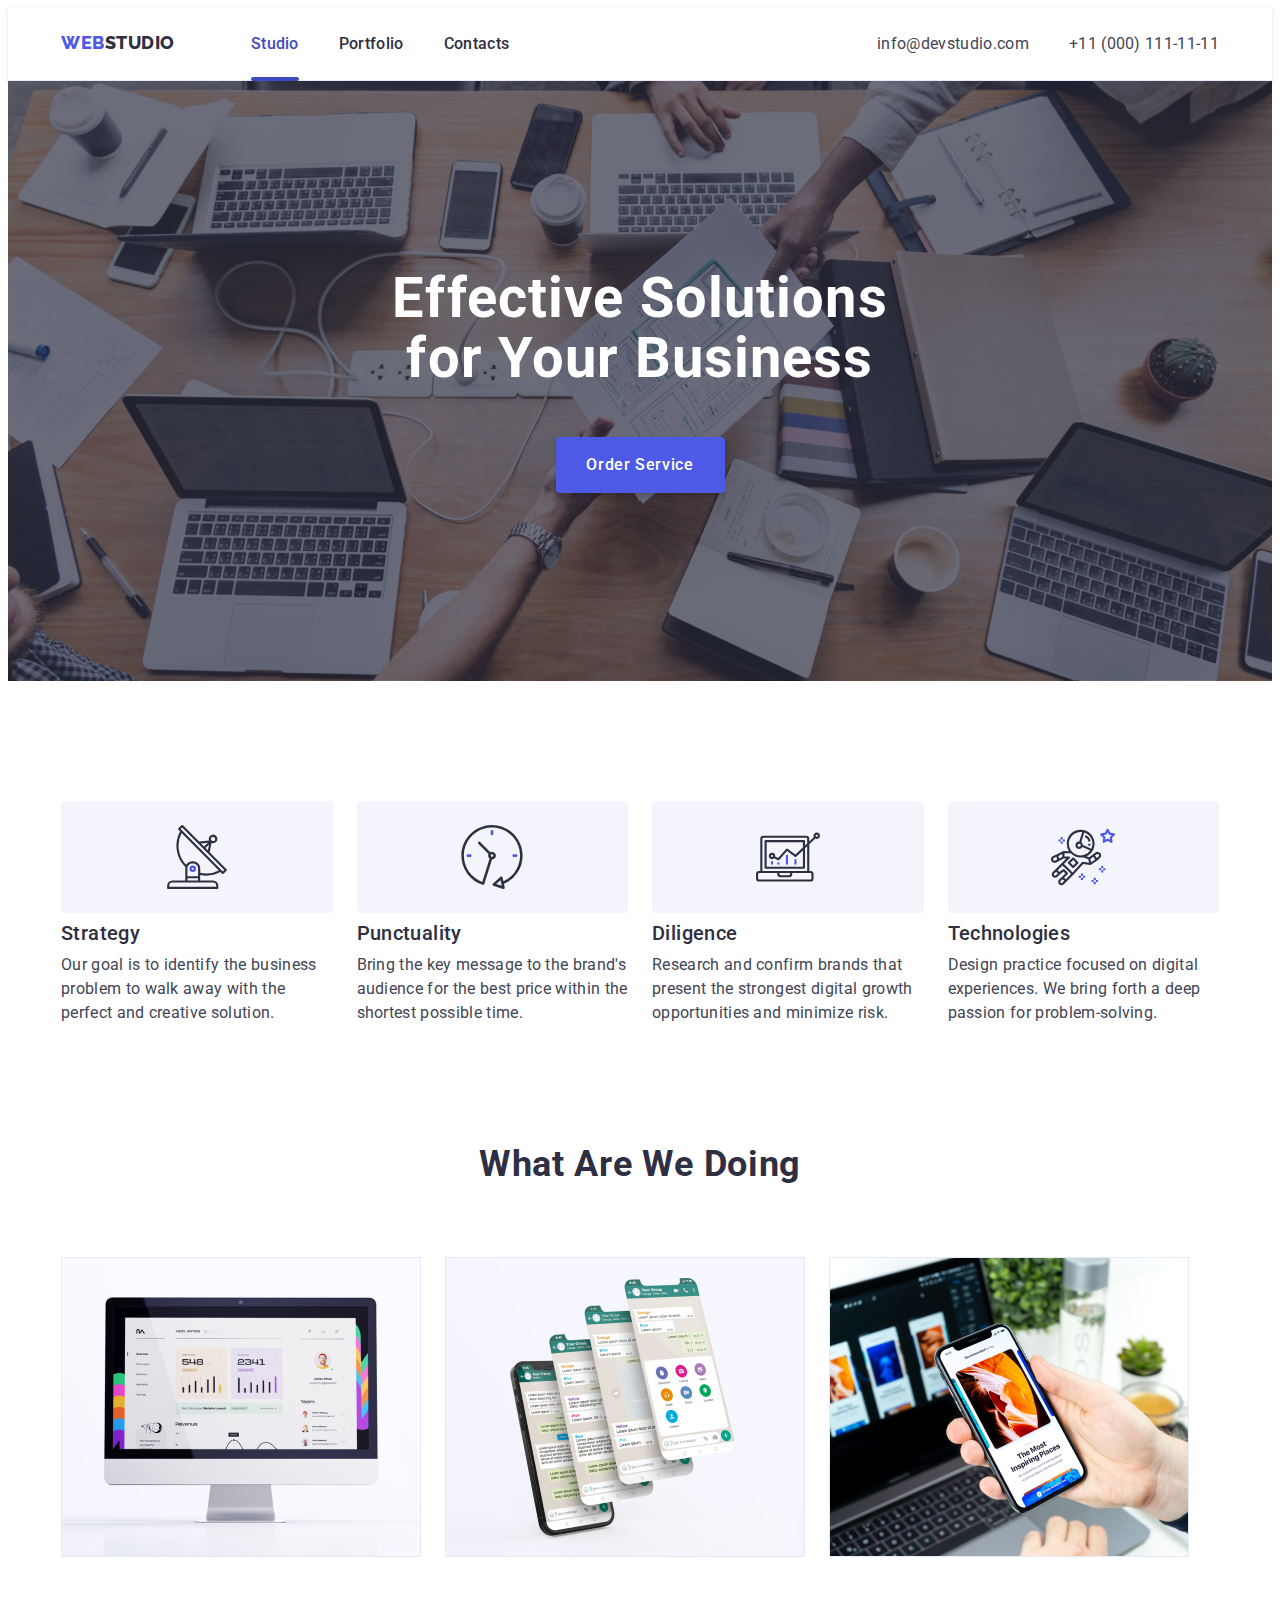
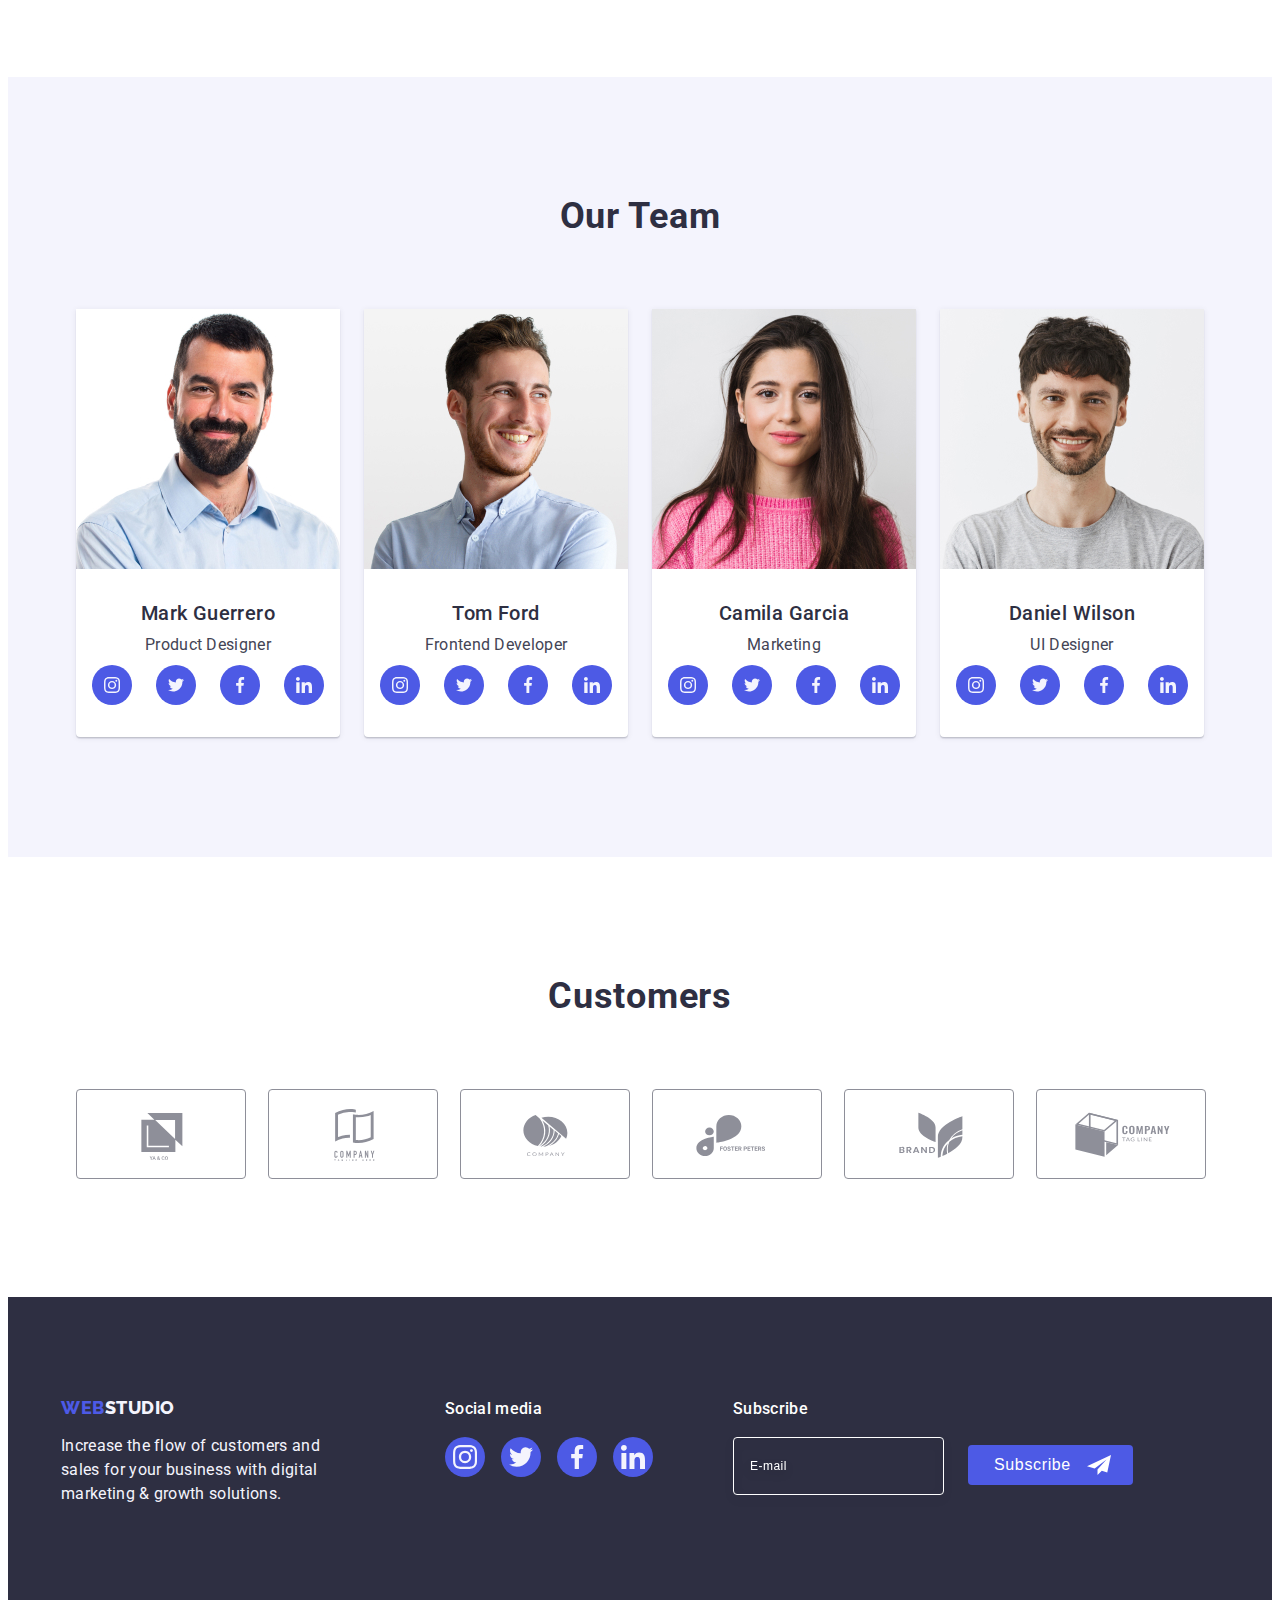
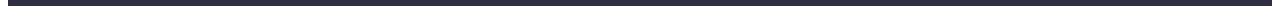
<file: index.html>
<!DOCTYPE html>
<html lang="en">
  <head>
    <meta charset="UTF-8" />
    <meta http-equiv="X-UA-Compatible" content="IE=edge" />
    <meta name="viewport" content="width=device-width, initial-scale=1.0" />
    <title>Document</title>
    <link rel="preconnect" href="https://fonts.googleapis.com" />
    <link rel="preconnect" href="https://fonts.gstatic.com" crossorigin />
    <link
      href="https://fonts.googleapis.com/css2?family=Raleway:wght@800&family=Roboto:wght@400;500;700;900&display=swap"
      rel="stylesheet"
    />
    <link
      rel="stylesheet"
      href="https://cdnjs.cloudflare.com/ajax/libs/modern-normalize/1.1.0/modern-normalize.min.css"
      integrity="sha512-wpPYUAdjBVSE4KJnH1VR1HeZfpl1ub8YT/NKx4PuQ5NmX2tKuGu6U/JRp5y+Y8XG2tV+wKQpNHVUX03MfMFn9Q=="
      crossorigin="anonymous"
      referrerpolicy="no-referrer"
    />
    <link rel="stylesheet" href="./css/styles.css" />
    <link href="./css/media.css" rel="stylesheet" />
  </head>
  <body>
    <header class="header">
      <div class="container header-container">
        <nav class="header-navigation">
          <a href="./index.html" class="header-logo link"
            >Web<span class="header-studio">Studio</span></a
          >

          <ul class="header-list list">
            <li class="header-item">
              <a href="./index.html" class="header-link current link">Studio</a>
            </li>
            <li class="header-item">
              <a href="./portfolio.html" class="header-link link">Portfolio</a>
            </li>
            <li class="header-item">
              <a href="" class="header-link link">Contacts</a>
            </li>
          </ul>
        </nav>

        <address class="header-address">
          <ul class="header-address-list list">
            <li>
              <a
                href="mailto:info@devstudio.com"
                class="header-address-item link"
                >info@devstudio.com</a
              >
            </li>
            <li>
              <a href="tel:+110001111111" class="header-address-item link"
                >+11 (000) 111-11-11</a
              >
            </li>
          </ul>
        </address>

        <button class="menu-open-btn" data-menu-open type="button">
          <svg class="mob-icon" width="32" height="22">
            <use href="./images/icons.svg#icon-menu-btn"></use>
          </svg>
        </button>

        <!-- Mobile menu -->

        <div class="mob-menu is-hidden" data-menu>
          <div>
            <button type="button" class="btn-menu-close" data-menu-close>
              <svg class="close-icon-mob" width="8" height="8">
                <use href="./images/icons.svg#icon-Vector1"></use>
              </svg>
            </button>

            <nav class="mob-menu-nav">
              <ul class="mob-list list">
                <li class="mob-item">
                  <a href="./index.html" class="mob-link current link"
                    >Studio</a
                  >
                </li>
                <li class="mob-item">
                  <a href="./portfolio.html" class="mob-link link">Portfolio</a>
                </li>
                <li class="mob-item">
                  <a href="" class="mob-link link">Contacts</a>
                </li>
              </ul>
            </nav>
          </div>

          <div class="mob-soc-menu">
            <address class="mob-address">
              <ul class="mob-address-list list">
                <li>
                  <a href="tel:+110001111111" class="mob-tel link"
                    >+11 (000) 111-11-11</a
                  >
                </li>
                <li>
                  <a href="mailto:info@devstudio.com" class="mob-mail link"
                    >info@devstudio.com</a
                  >
                </li>
              </ul>
            </address>

            <ul class="mob-soc-list list">
              <li class="mob-soc-item">
                <a class="mob-soc-link link" href=""
                  ><svg class="mob-icon-soc" width="24" height="24">
                    <use href="./images/icons.svg#icon-inst1"></use>
                  </svg>
                </a>
              </li>

              <li class="mob-soc-item">
                <a class="mob-soc-link link" href=""
                  ><svg class="mob-icon-soc" width="24" height="24">
                    <use href="./images/icons.svg#icon-twit1"></use></svg
                ></a>
              </li>
              <li class="mob-soc-item">
                <a class="mob-soc-link link" href=""
                  ><svg class="mob-icon-soc" width="24" height="24">
                    <use href="./images/icons.svg#icon-fb1"></use></svg
                ></a>
              </li>
              <li class="mob-soc-item">
                <a class="mob-soc-link link" href=""
                  ><svg class="mob-icon-soc" width="24" height="24">
                    <use href="./images/icons.svg#icon-link1"></use></svg
                ></a>
              </li>
            </ul>
          </div>
        </div>
      </div>
    </header>
    <main>
      <section class="more">
        <div class="container">
          <h1 class="more-title">Effective Solutions for Your Business</h1>
          <button class="more-btn btn" type="button" data-modal-open>
            Order Service
          </button>
        </div>
      </section>

      <section class="benefits section">
        <div class="container">
          <h2 class="visually-hidden">Our advantages</h2>
          <ul class="benefits-list list">
            <li class="benefits-item">
              <div class="benefits-bg">
                <svg class="benefits-item-svg" width="64" height="64">
                  <use href="./images/icons.svg#icon-antenna"></use>
                </svg>
              </div>
              <h3 class="benefits-title">Strategy</h3>
              <p class="benefits-text">
                Our goal is to identify the business problem to walk away with
                the perfect and creative solution.
              </p>
            </li>
            <li class="benefits-item">
              <div class="benefits-bg">
                <svg class="benefits-item-svg" width="64" height="64">
                  <use href="./images/icons.svg#icon-clock"></use>
                </svg>
              </div>
              <h3 class="benefits-title">Punctuality</h3>
              <p class="benefits-text">
                Bring the key message to the brand's audience for the best price
                within the shortest possible time.
              </p>
            </li>
            <li class="benefits-item">
              <div class="benefits-bg">
                <svg class="benefits-item-svg" width="64" height="64">
                  <use href="./images/icons.svg#icon-diagram"></use>
                </svg>
              </div>
              <h3 class="benefits-title">Diligence</h3>
              <p class="benefits-text">
                Research and confirm brands that present the strongest digital
                growth opportunities and minimize risk.
              </p>
            </li>
            <li class="benefits-item">
              <div class="benefits-bg">
                <svg class="benefits-item-svg" width="64" height="64">
                  <use href="./images/icons.svg#icon-astronaut"></use>
                </svg>
              </div>
              <h3 class="benefits-title">Technologies</h3>
              <p class="benefits-text">
                Design practice focused on digital experiences. We bring forth a
                deep passion for problem-solving.
              </p>
            </li>
          </ul>
        </div>
      </section>

      <section class="content">
        <div class="container">
          <h2 class="content-title">What are we doing</h2>
          <ul class="content-list list">
            <li class="content-item">
              <img
                src="./images/img1.jpg"
                alt="Monitor photo"
                width="360"
                height="300"
              />
            </li>
            <li class="content-item">
              <img
                src="./images/img2.jpg"
                alt="Phone photo"
                width="360"
                height="300"
              />
            </li>
            <li class="content-item">
              <img
                src="./images/img3.jpg"
                alt="Laptop and phone photo"
                width="360"
                height="300"
              />
            </li>
          </ul>
        </div>
      </section>

      <section class="team section">
        <div class="container team-container">
          <h2 class="team-title">Our Team</h2>

          <ul class="team-list list">
            <li class="team-item">
              <img
                srcset="./images/team-1.jpeg 1x, ./images/team-1-2x.jpeg 2x"
                src="./images/img4.jpg"
                alt="Portrait of Mark Guerrero"
                width="264"
                height="260"
              />

              <h3 class="team-small-title">Mark Guerrero</h3>
              <p class="team-text">Product Designer</p>
              <ul class="team-soc-list list">
                <li class="team-soc-item">
                  <a class="team-soc-link link" href=""
                    ><svg class="team-icon" width="16" height="16">
                      <use href="./images/icons.svg#icon-inst1"></use>
                    </svg>
                  </a>
                </li>
                <li class="team-soc-item">
                  <a class="team-soc-link link" href=""
                    ><svg class="team-icon" width="16" height="16">
                      <use href="./images/icons.svg#icon-twit1"></use></svg
                  ></a>
                </li>
                <li class="team-soc-item">
                  <a class="team-soc-link link" href=""
                    ><svg class="team-icon" width="16" height="16">
                      <use href="./images/icons.svg#icon-fb1"></use></svg
                  ></a>
                </li>
                <li class="team-soc-item">
                  <a class="team-soc-link link" href=""
                    ><svg class="team-icon" width="16" height="16">
                      <use href="./images/icons.svg#icon-link1"></use></svg
                  ></a>
                </li>
              </ul>
            </li>
            <li class="team-item">
              <img
                srcset="./images/team-2.jpeg 1x, ./images/team-2-2x.jpeg 2x"
                src="./images/img5.jpg"
                alt="Portrait of Tom Ford"
                width="264"
                height="260"
              />

              <h3 class="team-small-title">Tom Ford</h3>
              <p class="team-text">Frontend Developer</p>

              <ul class="team-soc-list list">
                <li class="team-soc-item">
                  <a class="team-soc-link link" href=""
                    ><svg class="team-icon" width="16" height="16">
                      <use href="./images/icons.svg#icon-inst1"></use>
                    </svg>
                  </a>
                </li>
                <li class="team-soc-item">
                  <a class="team-soc-link link" href=""
                    ><svg class="team-icon" width="16" height="16">
                      <use href="./images/icons.svg#icon-twit1"></use></svg
                  ></a>
                </li>
                <li class="team-soc-item">
                  <a class="team-soc-link link" href="">
                    <svg class="team-icon" width="16" height="16">
                      <use href="./images/icons.svg#icon-fb1"></use></svg
                  ></a>
                </li>
                <li class="team-soc-item">
                  <a class="team-soc-link link" href=""
                    ><svg class="team-icon" width="16" height="16">
                      <use href="./images/icons.svg#icon-link1"></use></svg
                  ></a>
                </li>
              </ul>
            </li>

            <li class="team-item">
              <img
                srcset="./images/team-3.jpeg 1x, ./images/team-3-2x.jpeg 2x"
                src="./images/img6.jpg"
                alt="Portrait of Camila Garcia"
                width="264"
                height="260"
              />
              <h3 class="team-small-title">Camila Garcia</h3>
              <p class="team-text">Marketing</p>
              <ul class="team-soc-list list">
                <li class="team-soc-item">
                  <a class="team-soc-link link" href=""
                    ><svg class="team-icon" width="16" height="16">
                      <use href="./images/icons.svg#icon-inst1"></use>
                    </svg>
                  </a>
                </li>
                <li class="team-soc-item">
                  <a class="team-soc-link link" href=""
                    ><svg class="team-icon" width="16" height="16">
                      <use href="./images/icons.svg#icon-twit1"></use></svg
                  ></a>
                </li>
                <li class="team-soc-item">
                  <a class="team-soc-link link" href=""
                    ><svg class="team-icon" width="16" height="16">
                      <use href="./images/icons.svg#icon-fb1"></use></svg
                  ></a>
                </li>
                <li class="team-soc-item">
                  <a class="team-soc-link link" href=""
                    ><svg class="team-icon" width="16" height="16">
                      <use href="./images/icons.svg#icon-link1"></use></svg
                  ></a>
                </li>
              </ul>
            </li>
            <li class="team-item">
              <img
                srcset="./images/team-4.jpeg 1x, ./images/team-4-2x.jpeg 2x"
                src="./images/img7.jpg"
                alt="Portrait of Daniel Wilson"
                width="264"
                height="260"
              />
              <h3 class="team-small-title">Daniel Wilson</h3>
              <p class="team-text">UI Designer</p>
              <ul class="team-soc-list list">
                <li class="team-soc-item">
                  <a class="team-soc-link link" href=""
                    ><svg class="team-icon" width="16" height="16">
                      <use href="./images/icons.svg#icon-inst1"></use>
                    </svg>
                  </a>
                </li>
                <li class="team-soc-item">
                  <a class="team-soc-link link" href=""
                    ><svg class="team-icon" width="16" height="16">
                      <use href="./images/icons.svg#icon-twit1"></use></svg
                  ></a>
                </li>
                <li class="team-soc-item">
                  <a class="team-soc-link link" href=""
                    ><svg class="team-icon" width="16" height="16">
                      <use href="./images/icons.svg#icon-fb1"></use></svg
                  ></a>
                </li>
                <li class="team-soc-item">
                  <a class="team-soc-link link" href=""
                    ><svg class="team-icon" width="16" height="16">
                      <use href="./images/icons.svg#icon-link1"></use></svg
                  ></a>
                </li>
              </ul>
            </li>
          </ul>
        </div>
      </section>
      <section class="customers">
        <div class="container customers-container">
          <h2 class="customers-title">Customers</h2>
          <ul class="customers-list list">
            <li class="customer-item">
              <a class="customers-link link" href=""
                ><svg class="customers-logo-icon" width="104" height="56">
                  <use href="./images/icons.svg#icon-Logo-8"></use></svg
              ></a>
            </li>
            <li class="customer-item">
              <a class="customers-link link" href=""
                ><svg class="customers-logo-icon" width="104" height="56">
                  <use href="./images/icons.svg#icon-Logo-6"></use></svg
              ></a>
            </li>
            <li class="customer-item">
              <a class="customers-link link" href=""
                ><svg class="customers-logo-icon" width="104" height="56">
                  <use href="./images/icons.svg#icon-Logo-2"></use></svg
              ></a>
            </li>
            <li class="customer-item">
              <a class="customers-link link" href=""
                ><svg class="customers-logo-icon" width="104" height="56">
                  <use href="./images/icons.svg#icon-Logo-3"></use></svg
              ></a>
            </li>
            <li class="customer-item">
              <a class="customers-link link" href=""
                ><svg class="customers-logo-icon" width="104" height="56">
                  <use href="./images/icons.svg#icon-Logo-4"></use></svg
              ></a>
            </li>
            <li class="customer-item">
              <a class="customers-link link" href=""
                ><svg class="customers-logo-icon" width="104" height="56">
                  <use href="./images/icons.svg#icon-Logo-5"></use></svg
              ></a>
            </li>
          </ul>
        </div>
      </section>
    </main>
    <footer class="footer">
      <div class="container footer-container">
        <div class="footer-flex">
          <div class="footer-left">
            <a href="./index.html" class="footer-logo link"
              >Web<span class="footer-studio">Studio</span></a
            >
            <p class="footer-text">
              Increase the flow of customers and sales for your business with
              digital marketing & growth solutions.
            </p>
          </div>
          <div class="footer-right">
            <p class="footer-soc-text">Social media</p>
            <ul class="footer-list list">
              <li class="footer-item">
                <a class="footer-soc-link link" href=""
                  ><svg class="footer-soc-icon" width="24" height="24">
                    <use href="./images/icons.svg#icon-inst1"></use></svg
                ></a>
              </li>
              <li class="footer-item">
                <a class="footer-soc-link link" href=""
                  ><svg class="footer-soc-icon" width="24" height="24">
                    <use href="./images/icons.svg#icon-twit1"></use></svg
                ></a>
              </li>
              <li class="footer-item">
                <a class="footer-soc-link link" href=""
                  ><svg class="footer-soc-icon" width="24" height="24">
                    <use href="./images/icons.svg#icon-fb1"></use></svg
                ></a>
              </li>
              <li class="footer-item">
                <a class="footer-soc-link link" href=""
                  ><svg class="footer-soc-icon" width="24" height="24">
                    <use href="./images/icons.svg#icon-link1"></use></svg
                ></a>
              </li>
            </ul>
          </div>
        </div>
        <div class="footer-subscribe">
          <p class="footer-form-text">Subscribe</p>
          <form class="foorter-form">
            <input
              type="email"
              name="subscribe-email"
              class="footer-input"
              placeholder="E-mail"
            />

            <button type="submit" class="footer-btn">
              Subscribe<svg class="subscribe-icon" width="24" height="24">
                <use href="./images/icons.svg#icon-Frame1"></use>
              </svg>
            </button>
          </form>
        </div>
      </div>
    </footer>

    <div class="backdrop is-hidden" data-modal>
      <div class="modal">
        <button type="button" class="btn-modal" data-modal-close>
          <svg class="close-icon" width="8" height="8">
            <use href="./images/icons.svg#icon-Vector1"></use>
          </svg>
        </button>
        <p class="modal-title">Leave your contacts and we will call you back</p>
        <form class="modal-form">
          <div class="modal-field">
            <label class="modal-label"
              >Name
              <span class="input-wrap">
                <input type="text" name="user-name" class="modal-input" />
                <svg class="modal-icon" width="18" height="24">
                  <use href="./images/icons.svg#icon-person"></use>
                </svg>
              </span>
            </label>
          </div>
          <div class="modal-field">
            <label class="modal-label"
              >Phone
              <span class="input-wrap">
                <input type="tel" name="user-tel" class="modal-input" />
                <svg class="modal-icon" width="18" height="24">
                  <use href="./images/icons.svg#icon-phone"></use>
                </svg>
              </span>
            </label>
          </div>
          <div class="modal-field">
            <label class="modal-label"
              >Email
              <span class="input-wrap">
                <input type="email" name="user-email" class="modal-input" />
                <svg class="modal-icon" width="18" height="24">
                  <use href="./images/icons.svg#icon-email"></use>
                </svg>
              </span>
            </label>
          </div>
          <div class="modal-field-comment">
            <label class="modal-label"
              >Comment
              <textarea
                placeholder="Text input"
                class="modal-textarea"
              ></textarea>
            </label>
          </div>
          <div class="modal-field-agreement">
            <label class="agree-field">
              <input
                type="checkbox"
                name="agreement"
                class="modal-checkbox visually-hidden"
                value="agree"
              />
              <svg class="agree-icon" width="10" height="8">
                <use href="./images/icons.svg#icon-Vector2"></use>
              </svg>
              <span class="agree-text"
                >I accept the terms and conditions of the</span
              >
              <a href="" class="modal-link">Privacy Policy</a>
            </label>
          </div>
          <button type="submit" class="btn-send">Send</button>
        </form>
      </div>
    </div>
    <script src="./js/modal.js" type="module"></script>
    <script src="./js/menu.js" type="module"></script>
  </body>
</html>
</file>
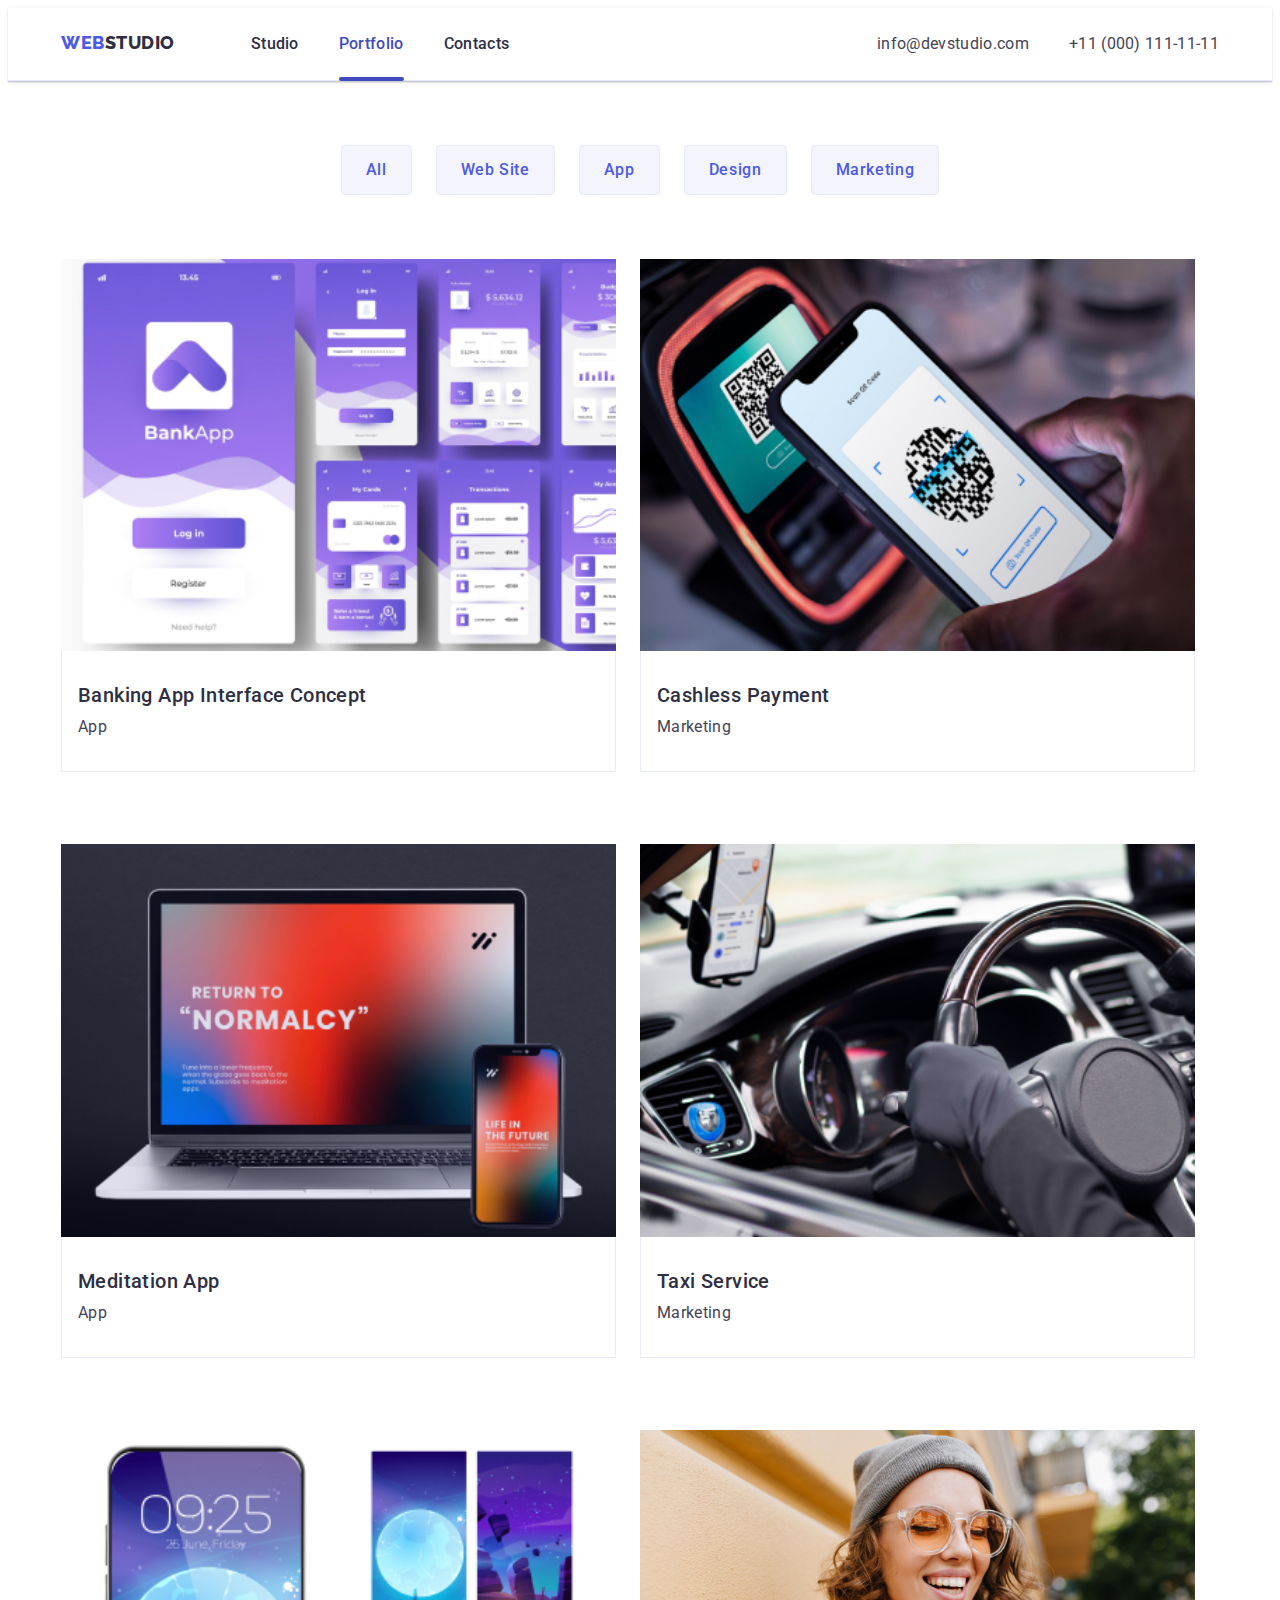
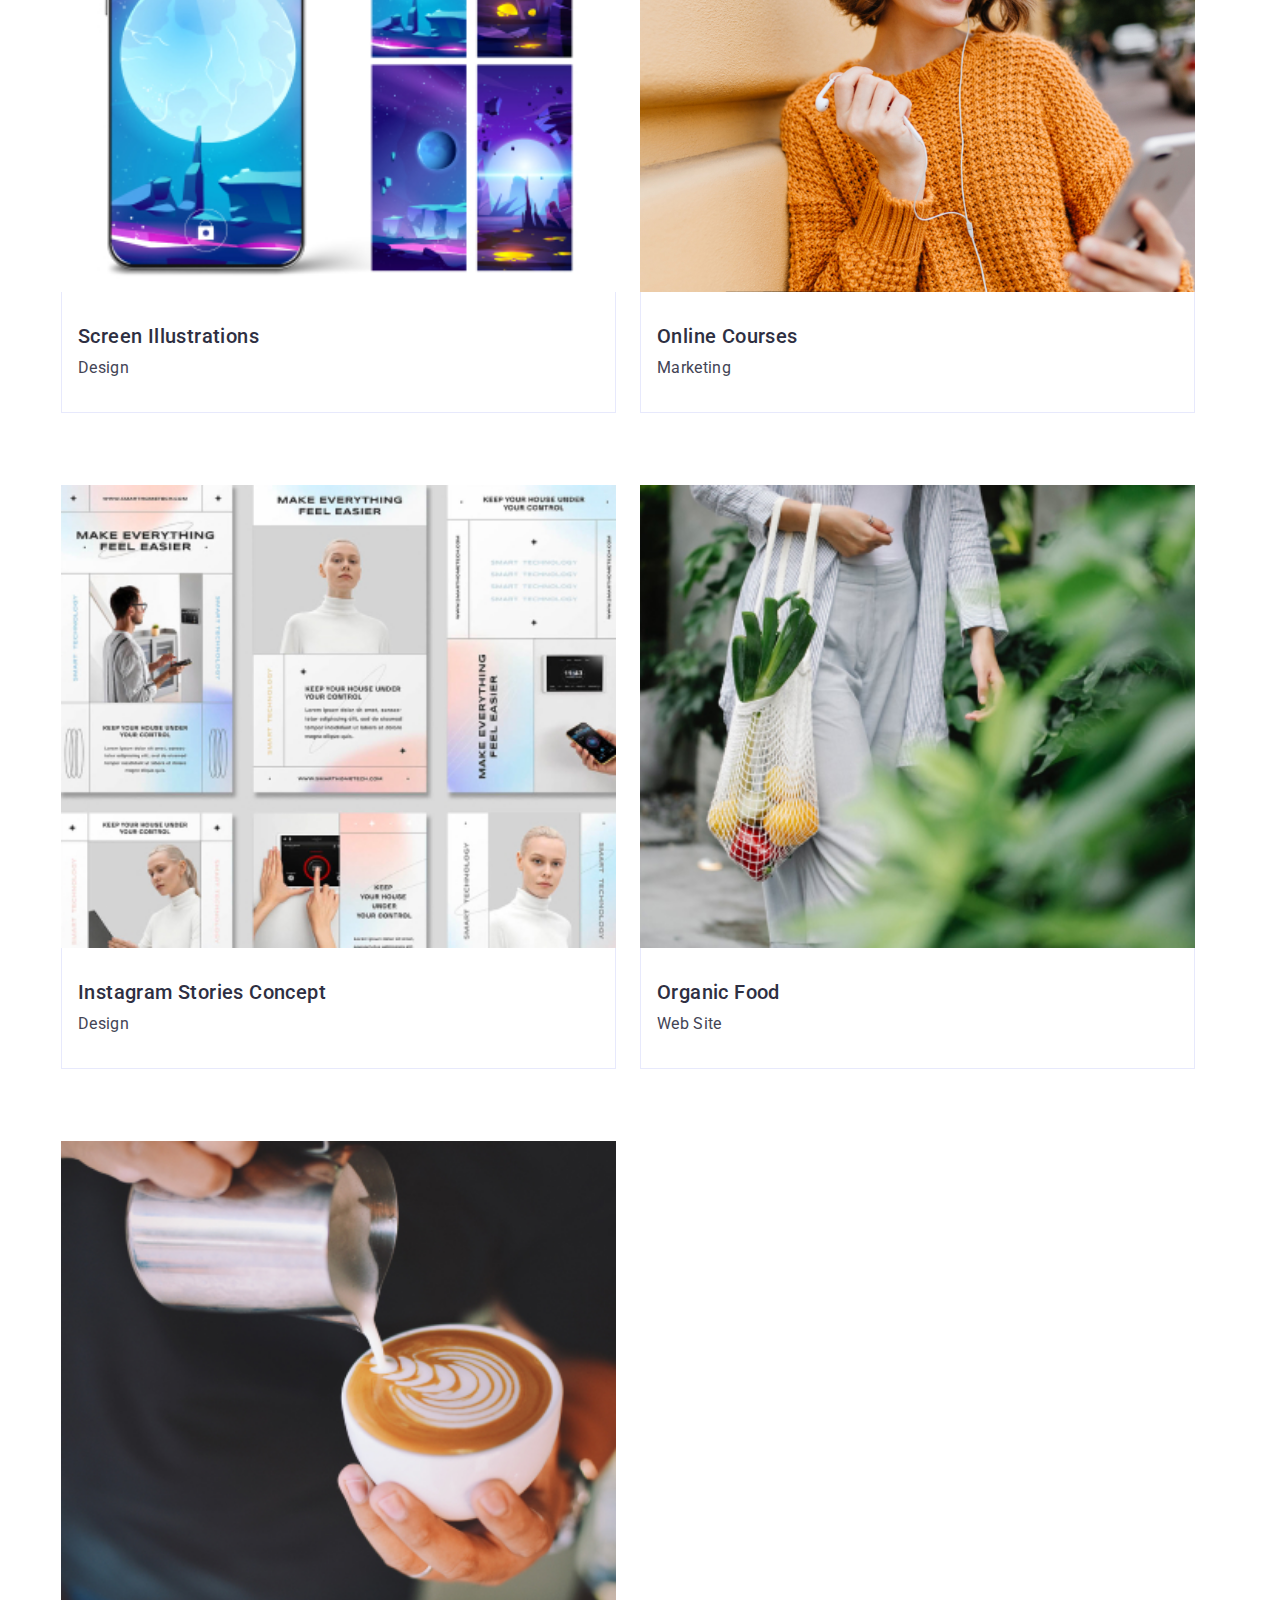
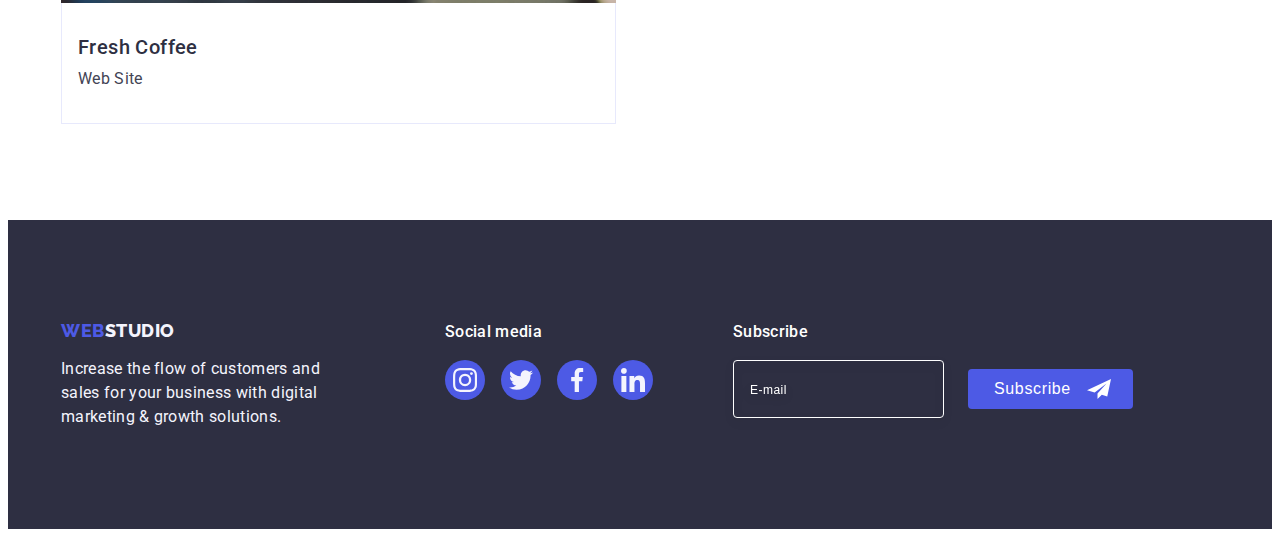
<file: portfolio.html>
<!DOCTYPE html>
<html lang="en">
  <head>
    <meta charset="UTF-8" />
    <meta http-equiv="X-UA-Compatible" content="IE=edge" />
    <meta name="viewport" content="width=device-width, initial-scale=1.0" />
    <title>Document</title>
    <link rel="preconnect" href="https://fonts.googleapis.com" />
    <link rel="preconnect" href="https://fonts.gstatic.com" crossorigin />

    <link
      href="https://fonts.googleapis.com/css2?family=Raleway:wght@800&family=Roboto:wght@400;500;700;900&display=swap"
      rel="stylesheet"
    />
    <link
      rel="stylesheet"
      href="https://cdnjs.cloudflare.com/ajax/libs/modern-normalize/1.1.0/modern-normalize.min.css"
      integrity="sha512-wpPYUAdjBVSE4KJnH1VR1HeZfpl1ub8YT/NKx4PuQ5NmX2tKuGu6U/JRp5y+Y8XG2tV+wKQpNHVUX03MfMFn9Q=="
      crossorigin="anonymous"
      referrerpolicy="no-referrer"
    />
    <link rel="stylesheet" href="./css/styles.css" />
    <link rel="stylesheet" href="./css/media.css" />
  </head>
  <body>
    <header class="header">
      <div class="container header-container">
        <nav class="header-navigation">
          <a href="./index.html" class="header-logo link"
            >Web<span class="header-studio">Studio</span></a
          >

          <ul class="header-list list">
            <li class="header-item">
              <a href="./index.html" class="header-link link">Studio</a>
            </li>
            <li class="header-item">
              <a href="./portfolio.html" class="header-link current link"
                >Portfolio</a
              >
            </li>
            <li class="header-item">
              <a href="" class="header-link link">Contacts</a>
            </li>
          </ul>
        </nav>

        <address class="header-address">
          <ul class="header-address-list list">
            <li>
              <a
                href="mailto:info@devstudio.com"
                class="header-address-item link"
                >info@devstudio.com</a
              >
            </li>
            <li>
              <a href="tel:+110001111111" class="header-address-item link"
                >+11 (000) 111-11-11</a
              >
            </li>
          </ul>
        </address>

        <button class="menu-open-btn" data-menu-open type="button">
          <svg class="mob-icon" width="32" height="22">
            <use href="./images/icons.svg#icon-menu-btn"></use>
          </svg>
        </button>
        <!-- Mobile menu -->

        <div class="mob-menu is-hidden" data-menu>
          <div>
            <button type="button" class="btn-menu-close" data-menu-close>
              <svg class="close-icon-mob" width="8" height="8">
                <use href="./images/icons.svg#icon-Vector2"></use>
              </svg>
            </button>

            <nav class="mob-menu-nav">
              <ul class="mob-list list">
                <li class="mob-item">
                  <a href="./index.html" class="mob-link link">Studio</a>
                </li>
                <li class="mob-item">
                  <a href="./portfolio.html" class="mob-link current link"
                    >Portfolio</a
                  >
                </li>
                <li class="mob-item">
                  <a href="" class="mob-link link">Contacts</a>
                </li>
              </ul>
            </nav>
          </div>

          <div class="mob-soc-menu">
            <address class="mob-address">
              <ul class="mob-address-list list">
                <li>
                  <a href="tel:+110001111111" class="mob-tel link"
                    >+11 (000) 111-11-11</a
                  >
                </li>
                <li>
                  <a href="mailto:info@devstudio.com" class="mob-mail link"
                    >info@devstudio.com</a
                  >
                </li>
              </ul>
            </address>

            <ul class="mob-soc-list list">
              <li class="mob-soc-item">
                <a class="mob-soc-link link" href=""
                  ><svg class="mob-icon-soc" width="24" height="24">
                    <use href="./images/icons.svg#icon-inst1"></use>
                  </svg>
                </a>
              </li>
              <li class="mob-soc-item">
                <a class="mob-soc-link link" href=""
                  ><svg class="mob-icon-soc" width="24" height="24">
                    <use href="./images/icons.svg#icon-twit1"></use></svg
                ></a>
              </li>
              <li class="mob-soc-item">
                <a class="mob-soc-link link" href=""
                  ><svg class="mob-icon-soc" width="24" height="24">
                    <use href="./images/icons.svg#icon-fb1"></use></svg
                ></a>
              </li>
              <li class="mob-soc-item">
                <a class="mob-soc-link link" href=""
                  ><svg class="mob-icon-soc" width="24" height="24">
                    <use href="./images/icons.svg#icon-link1"></use></svg
                ></a>
              </li>
            </ul>
          </div>
        </div>
      </div>
    </header>

    <main>
      <section class="menu">
        <div class="container">
          <h1 class="visually-hidden">Menu filter</h1>
          <ul class="menu-list list">
            <li class="menu-item">
              <button type="button" class="menu-btn btn">All</button>
            </li>
            <li class="menu-item">
              <button type="button" class="menu-btn btn">Web Site</button>
            </li>
            <li class="menu-item">
              <button type="button" class="menu-btn btn">App</button>
            </li>
            <li class="menu-item">
              <button type="button" class="menu-btn btn">Design</button>
            </li>
            <li class="menu-item">
              <button type="button" class="menu-btn btn">Marketing</button>
            </li>
          </ul>

          <main>

          <ul class="works-list list">
            <li class="works-item">
              <a href="" class="works-link link">
                <div class="works-card">
                   <img
                    ><source
                      srcset="./images/desk1.jpeg 1x, ./images/desk1-2x.jpeg 2x"
                      media="(min-width: 1200px)" />
                    <source
                      srcset="./images/tab1.jpeg 1x, ./images/tab1-2x.jpeg 2x"
                      media="(min-width: 768px)" />
                    <source
                      srcset="./images/mob-1.jpeg 1x, ./images/mob-1-2x.jpeg 2x"
                      media="(min-width: 480px)" />

                    <img
                      src="./images/portfolio-1.jpg"
                      alt="Banking App Interface Concept"
                      width="360"
                      height="300"
                  /></img>
                  <p class="works-card-text">
                    14 Stylish and User-Friendly App Design Concepts · Task
                    Manager App · Calorie Tracker App · Exotic Fruit Ecommerce
                    App · Cloud Storage App
                  </p>
                </div>

                <div class="works-div">
                  <h2 class="works-title">Banking App Interface Concept</h2>
                  <p class="works-text">App</p>
                </div>
              </a>
            </li>

             <li class="works-item">
              <a href="" class="works-link link">
                <div class="works-card">
                  <picture
                    ><source
                      srcset="./images/desk2.jpeg 1x, ./images/desk2-2x.jpeg 2x"
                      media="(min-width: 1200px)" />
                    <source
                      srcset="./images/tab2.jpeg 1x, ./images/tab2-2x.jpeg 2x"
                      media="(min-width: 768px)" />
                    <source
                      srcset="./images/mob-2.jpeg 1x, ./images/mob-2-2x.jpeg 2x"
                      media="(min-width: 480px)"
                  /></picture>
                  <img
                    src="./images/portfolio-2.jpg"
                    alt="Cashless Payment"
                    width="360"
                    height="300"
                  />
                  <p class="works-card-text">
                    14 Stylish and User-Friendly App Design Concepts · Task
                    Manager App · Calorie Tracker App · Exotic Fruit Ecommerce
                    App · Cloud Storage App
                  </p>
                </div>
                <div class="works-div">
                  <h2 class="works-title">Cashless Payment</h2>
                  <p class="works-text">Marketing</p>
                </div></a
              >
            </li>



            <li class="works-item">
              <a href="" class="works-link link">
                <div class="works-card">
                  <picture
                    ><source
                      srcset="./images/desk3.jpeg 1x, ./images/desk3-2x.jpeg 2x"
                      media="(min-width: 1200px)" />
                    <source
                      srcset="./images/tab3.jpeg 1x, ./images/tab3-2x.jpeg 2x"
                      media="(min-width: 768px)" />
                    <source
                      srcset="./images/mob-3.jpeg 1x, ./images/mob-3-2x.jpeg 2x"
                      media="(min-width: 480px)"
                  /></picture>
                  <img
                    src="./images/portfolio-3.jpg"
                    alt="Meditation App"
                    width="360"
                    height="300"
                  />
                  <p class="works-card-text">
                    14 Stylish and User-Friendly App Design Concepts · Task
                    Manager App · Calorie Tracker App · Exotic Fruit Ecommerce
                    App · Cloud Storage App
                  </p>
                </div>
                <div class="works-div">
                  <h2 class="works-title">Meditation App</h2>
                  <p class="works-text">App</p>
                </div></a
              >
            </li>
         

          <li class="works-item">
              <a href="" class="works-link link">
                <div class="works-card">
                  <picture
                    ><source
                      srcset="./images/desk4.jpeg 1x, ./images/desk4-2x.jpeg 2x"
                      media="(min-width: 1200px)" />
                    <source
                      srcset="./images/tab4.jpeg 1x, ./images/tab4-2x.jpeg 2x"
                      media="(min-width: 768px)" />
                    <source
                      srcset="./images/mob-4.jpeg 1x, ./images/mob-4-2x.jpeg 2x"
                      media="(min-width: 480px)"
                  /></picture>
                  <img
                    src="./images/portfolio-4.jpg"
                    alt="Taxi Service"
                    width="360"
                    height="300"
                  />
                  <p class="works-card-text">
                    14 Stylish and User-Friendly App Design Concepts · Task
                    Manager App · Calorie Tracker App · Exotic Fruit Ecommerce
                    App · Cloud Storage App
                  </p>
                </div>
                <div class="works-div">
                  <h2 class="works-title">Taxi Service</h2>
                  <p class="works-text">Marketing</p>
                </div></a
              >
            </li>


             <li class="works-item">
              <a href="" class="works-link link"
                ><div class="works-card">
                  <picture
                    ><source
                      srcset="./images/desk5.jpeg 1x, ./images/desk5-2x.jpeg 2x"
                      media="(min-width: 1200px)" />
                    <source
                      srcset="./images/tab5.jpeg 1x, ./images/tab5-2x.jpeg 2x"
                      media="(min-width: 768px)" />
                    <source
                      srcset="./images/mob-5.jpeg 1x, ./images/mob-5-2x.jpeg 2x"
                      media="(min-width: 480px)" />
                    <img
                      src="./images/portfolio-5.jpg"
                      alt="Screen Illustrations"
                      width="360"
                      height="300"
                  /></picture>
                  <p class="works-card-text">
                    14 Stylish and User-Friendly App Design Concepts · Task
                    Manager App · Calorie Tracker App · Exotic Fruit Ecommerce
                    App · Cloud Storage App
                  </p>
                </div>
                <div class="works-div">
                  <h2 class="works-title">Screen Illustrations</h2>
                  <p class="works-text">Design</p>
                </div></a
              >
            </li>


             <li class="works-item">
              <a href="" class="works-link link"
                ><div class="works-card">
                  <picture
                    ><source
                      srcset="./images/desk1.jpeg 6x, ./images/desk6-2x.jpeg 2x"
                      media="(min-width: 1200px)" />
                    <source
                      srcset="./images/tab6.jpeg 1x, ./images/tab6-2x.jpeg 2x"
                      media="(min-width: 768px)" />
                    <source
                      srcset="./images/mob-6.jpeg 1x, ./images/mob-6-2x.jpeg 2x"
                      media="(min-width: 480px)" />
                    <img
                      src="./images/portfolio-6.jpg"
                      alt="Online Courses"
                      width="360"
                      height="300"
                  /></picture>
                  <p class="works-card-text">
                    14 Stylish and User-Friendly App Design Concepts · Task
                    Manager App · Calorie Tracker App · Exotic Fruit Ecommerce
                    App · Cloud Storage App
                  </p>
                </div>
                <div class="works-div">
                  <h2 class="works-title">Online Courses</h2>
                  <p class="works-text">Marketing</p>
                </div></a
              >
            </li>


           <li class="works-item">
              <a href="" class="works-link link"
                ><div class="works-card">
                  <picture
                    ><source
                      srcset="./images/desk7.jpeg 1x, ./images/desk7-2x.jpeg 2x"
                      media="(min-width: 1200px)" />
                    <source
                      srcset="./images/tab7.jpeg 1x, ./images/tab7-2x.jpeg 2x"
                      media="(min-width: 768px)" />
                    <source
                      srcset="./images/mob-7.jpeg 1x, ./images/mob-7-2x.jpeg 2x"
                      media="(min-width: 480px)" />
                    <img
                      src="./images/portfolio-7.jpg"
                      alt="Instagram Stories Concept"
                      width="360"
                      height="300"
                  /></picture>
                  <p class="works-card-text">
                    14 Stylish and User-Friendly App Design Concepts · Task
                    Manager App · Calorie Tracker App · Exotic Fruit Ecommerce
                    App · Cloud Storage App
                  </p>
                </div>
                <div class="works-div">
                  <h2 class="works-title">Instagram Stories Concept</h2>
                  <p class="works-text">Design</p>
                </div></a
              >
            </li>


            <li class="works-item">
              <a href="" class="works-link link"
                ><div class="works-card">
                  <picture
                    ><source
                      srcset="./images/desk8.jpeg 1x, ./images/desk8-2x.jpeg 2x"
                      media="(min-width: 1200px)" />
                    <source
                      srcset="./images/tab8.jpeg 1x, ./images/tab8-2x.jpeg 2x"
                      media="(min-width: 768px)" />
                    <source
                      srcset="./images/mob-8.jpeg 1x, ./images/mob-8-2x.jpeg 2x"
                      media="(min-width: 480px)" />
                    <img
                      src="./images/portfolio-8.jpg"
                      alt="Organic Food"
                      width="360"
                      height="300"
                  /></picture>
                  <p class="works-card-text">
                    14 Stylish and User-Friendly App Design Concepts · Task
                    Manager App · Calorie Tracker App · Exotic Fruit Ecommerce
                    App · Cloud Storage App
                  </p>
                </div>
                <div class="works-div">
                  <h2 class="works-title">Organic Food</h2>
                  <p class="works-text">Web Site</p>
                </div></a
              >
            </li>

             <li class="works-item">
              <a href="" class="works-link link">
                <div class="works-card">
                  <picture
                    ><source
                      srcset="./images/desk9.jpeg 1x, ./images/desk9-2x.jpeg 2x"
                      media="(min-width: 1200px)" />
                    <source
                      srcset="./images/tab9.jpeg 1x, ./images/tab9-2x.jpeg 2x"
                      media="(min-width: 768px)" />
                    <source
                      srcset="./images/mob-9.jpeg 1x, ./images/mob-9-2x.jpeg 2x"
                      media="(min-width: 480px)" />
                    <img
                      src="./images/portfolio-9.jpg"
                      alt="Fresh Coffee"
                      width="360"
                      height="300"
                  /></picture>
                  <p class="works-card-text">
                    14 Stylish and User-Friendly App Design Concepts · Task
                    Manager App · Calorie Tracker App · Exotic Fruit Ecommerce
                    App · Cloud Storage App
                  </p>
                </div>
                <div class="works-div">
                  <h2 class="works-title">Fresh Coffee</h2>
                  <p class="works-text">Web Site</p>
                </div></a
              >
            </li>
          </ul>
        </div>
      </section>
    </main>

    <footer class="footer">
      <div class="container footer-container">
        <div class="footer-flex">
          <div class="footer-left">
            <a href="./index.html" class="footer-logo link"
              >Web<span class="footer-studio">Studio</span></a
            >
            <p class="footer-text">
              Increase the flow of customers and sales for your business with
              digital marketing & growth solutions.
            </p>
          </div>
          <div class="footer-right">
            <p class="footer-soc-text">Social media</p>
            <ul class="footer-list list">
              <li class="footer-item">
                <a class="footer-soc-link link" href=""
                  ><svg class="footer-soc-icon" width="24" height="24">
                    <use href="./images/icons.svg#icon-inst1"></use></svg
                ></a>
              </li>
              <li class="footer-item">
                <a class="footer-soc-link link" href=""
                  ><svg class="footer-soc-icon" width="24" height="24">
                    <use href="./images/icons.svg#icon-twit1"></use></svg
                ></a>
              </li>
              <li class="footer-item">
                <a class="footer-soc-link link" href=""
                  ><svg class="footer-soc-icon" width="24" height="24">
                    <use href="./images/icons.svg#icon-fb1"></use></svg
                ></a>
              </li>
              <li class="footer-item">
                <a class="footer-soc-link link" href=""
                  ><svg class="footer-soc-icon" width="24" height="24">
                    <use href="./images/icons.svg#icon-link1"></use></svg
                ></a>
              </li>
            </ul>
          </div>
        </div>
        <div class="footer-subscribe">
          <p class="footer-form-text">Subscribe</p>
          <form class="foorter-form">
            <input
              type="email"
              name="subscribe-email"
              class="footer-input"
              placeholder="E-mail"
            />

            <button type="submit" class="footer-btn">
              Subscribe<svg class="subscribe-icon" width="24" height="24">
                <use href="./images/icons.svg#icon-Frame1"></use>
              </svg>
            </button>
          </form>
        </div>
      </div>
    </footer>
    <script src="./js/menu.js" type="module"></script>
  </body>
</html>
</file>
<file: css/styles.css>
body {
  font-family: "Roboto", sans-serif;
  color: #434455;
  background-color: #ffffff;
}
:root {
  --main-title-color: #2e2f42;
  --main-text-color: #434455;
  --white: #ffffff;
  --hover-color: #404bbf;
  --logo-effect: #4d5ae5;
}
p,
h1,
h2,
h3,
h4,
h5,
h6 {
  margin: 0;
}
ul {
  margin: 0;
  padding-left: 0;
}
.list {
  list-style: none;
}
img {
  display: block;
  max-width: 100%;
  height: auto;
  width: 100%;
}
.link {
  text-decoration: none;
}

.visually-hidden {
  position: absolute;
  width: 1px;
  height: 1px;
  margin: -1px;
  border: 0;
  padding: 0;
  white-space: nowrap;
  clip-path: inset(100%);
  clip: rect(0 0 0 0);
  overflow: hidden;
}

.btn {
  font-family: inherit;
  font-weight: 500;
  font-size: 16px;
  line-height: 1.5;
  letter-spacing: 0.04em;
  cursor: pointer;
}
.container {
  max-width: 458px;
  padding-left: 15px;
  padding-right: 15px;
  margin: 0 auto;
}

/** -----------------------HEADER---------------------- */
.header {
  background-color: var(--white);
  border-bottom: 1px solid #e7e9fc;
  box-shadow: 0px 2px 1px rgba(46, 47, 66, 0.08),
    0px 1px 1px rgba(46, 47, 66, 0.16), 0px 1px 6px rgba(46, 47, 66, 0.08);
}
.header-container {
  display: flex;
  align-items: center;
}
.header-navigation {
  display: flex;
}
.header-logo {
  display: block;
  margin-right: auto;
  padding-top: 24px;
  padding-bottom: 24px;
  font-family: "Raleway", sans-serif;
  font-weight: 800;
  font-size: 18px;
  line-height: 1.17;
  letter-spacing: 0.03em;
  text-transform: uppercase;
  color: var(--logo-effect);
}
.header-studio {
  font-family: "Raleway", sans-serif;
  font-weight: 800;
  font-size: 18px;
  line-height: 1.17;
  letter-spacing: 0.03em;
  text-transform: uppercase;
  color: var(--main-title-color);
}
.header-list {
  display: none;
  gap: 40px;
}

.header-item {
  position: relative;
}

.header-link {
  display: block;
  padding-top: 24px;
  padding-bottom: 24px;
  color: var(--main-title-color);
  font-weight: 500;
  font-size: 16px;
  line-height: 1.5;
  letter-spacing: 0.02em;
  transition-property: color;
  transition-duration: 250ms;
  transition-timing-function: cubic-bezier(0.4, 0, 0.2, 1);
}
.header-link:is(:hover, :focus) {
  color: var(--hover-color);
}
.header-link.current {
  color: var(--hover-color);
}

.header-link.current::after {
  opacity: 1;
}

.header-link::after {
  position: absolute;
  content: "";
  display: block;
  height: 4px;
  width: 100%;
  bottom: -1px;
  left: 0;
  border-radius: 4px;
  background-color: var(--hover-color);
  opacity: 0;
  transition-property: opacity;
  transition-duration: 250ms;
  transition-timing-function: cubic-bezier(0.4, 0, 0.2, 1);
}
.header-link:is(:hover, :focus)::after {
  opacity: 1;
}

.header-address-list {
  display: none;
  gap: 40px;
}
.header-address {
  font-style: normal;
  margin-left: auto;
}

.header-address-item {
  display: block;
  padding: 0;

  font-weight: 400;
  font-size: 16px;
  line-height: 1.5;
  letter-spacing: 0.02em;
  color: var(--main-text-color);

  transition-property: color;
  transition-duration: 250ms;
  transition-timing-function: cubic-bezier(0.4, 0, 0.2, 1);
}
.header-address-item:is(:hover, :focus) {
  color: var(--hover-color);
}
/*Mobile menu*/

.menu-open-btn {
  display: flex;
  align-items: center;
  justify-content: center;
  border: transparent;
  background-color: inherit;
  min-width: 32px;
  height: 22px;
  margin-left: auto;
}
.mob-icon {
  display: flex;
  stroke: var(--main-title-color);
}
.mob-link.current {
  color: var(--hover-color);
}

.btn-menu-close {
  z-index: 2;
  position: absolute;
  padding: 8px;
  top: 24px;
  right: 24px;
  background-color: #e7e9fc;
  border: 1px solid rgba(0, 0, 0, 0.1);
  border-radius: 50%;

  cursor: pointer;
  fill: var(--main-title-color);

  transition-property: background-color, fill, border-color;
  transition-duration: 250ms;
  transition-timing-function: cubic-bezier(0.4, 0, 0.2, 1);
}
.btn-menu-close:is(:hover, :focus) {
  background-color: var(--hover-color);
  fill: var(--white);
  border-color: transparent;
}
.close-icon-mob {
  display: block;
}

.mob-menu {
  z-index: 1;
  position: fixed;
  display: flex;
  flex-direction: column;
  justify-content: space-between;
  top: 0;
  left: 0;
  padding: 80px 40px 40px;
  width: 100vw;
  height: 100vh;
  background-color: var(--white);
}
.mob-list {
  display: flex;
  flex-direction: column;
  gap: 40px;
}

.mob-link {
  display: block;

  font-weight: 700;
  font-size: 36px;
  line-height: 1.11;

  letter-spacing: 0.02em;
  text-transform: capitalize;

  color: var(--main-title-color);
}
.mob-link.mob-link:nth-last-child {
  margin-bottom: 0;
}
.mob-link:is(:hover, :focus) {
  color: var(--hover-color);
}

.mob-address-list {
  display: flex;
  flex-direction: column;
  gap: 40px;
  font-style: normal;
}
.mob-tel {
  display: block;
  font-weight: 700;
  font-size: 36px;
  line-height: 1.11;

  letter-spacing: 0.02em;

  color: var(--logo-effect);
}

.mob-mail {
  display: block;
  font-weight: 500;
  font-size: 20px;
  line-height: 1.2;

  letter-spacing: 0.02em;

  color: var(--main-text-color);
}
.mob-mail:is(:hover, :focus) {
  color: var(--logo-effect);
}
.mob-soc-list {
  display: flex;
  gap: 56px;
  margin-top: 48px;
}

.mob-soc-link {
  display: flex;
  align-items: center;
  justify-content: center;
  width: 40px;
  height: 40px;
  border-radius: 50%;
  background-color: var(--logo-effect);
}
.mob-soc-link:is(:hover, :focus) {
  background-color: var(--hover-color);
}

/** -----------------------MORE---------------------- */
.more {
  background-color: var(--main-title-color);
  background-image: linear-gradient(
      rgba(46, 47, 66, 0.7),
      rgba(46, 47, 66, 0.7)
    ),
    url(../images/hero-bg-mob.jpeg);
  background-repeat: no-repeat;
  background-position: center;
  background-size: cover;
  text-align: center;
  padding-top: 112px;
  padding-bottom: 112px;
  margin: 0 auto;
}
@media (min-device-pixel-ratio: 2),
  (min-resolution: 192dpi),
  (min-resolution: 2dppx) {
  .more {
    background-image: linear-gradient(
        rgba(46, 47, 66, 0.7),
        rgba(46, 47, 66, 0.7)
      ),
      url(../images/hero-bg-mob2x.jpeg);
  }
}

.more-title {
  margin-left: auto;
  margin-right: auto;
  font-weight: 700;
  font-size: 36px;
  line-height: 1.11;
  letter-spacing: 0.02em;
  max-width: 320px;
  color: var(--white);
}

.more-btn {
  margin-top: 72px;
  color: #ffffff;
  background-color: var(--logo-effect);
  box-shadow: 0px 4px 4px rgba(0, 0, 0, 0.15);
  border-radius: 4px;
  border-color: transparent;
  min-width: 169px;
  height: 56px;

  transition-property: background-color;
  transition-duration: 250ms;
  transition-timing-function: cubic-bezier(0.4, 0, 0.2, 1);
}
.more-btn:is(:hover, :focus) {
  background-color: var(--hover-color);
}

/** -----------------------BENEFITS---------------------- */
.benefits-item-svg {
  display: none;
}

.benefits-list {
  display: flex;
  flex-direction: column;
  align-items: center;
  justify-content: center;
  row-gap: 72px;
}

.benefits {
  background-color: var(--white);
  padding-top: 96px;
  padding-bottom: 96px;
}

.benefits-title {
  text-align: center;
  margin-bottom: 8px;
  font-weight: 700;
  font-size: 36px;
  line-height: 1.11;
  letter-spacing: 0.02em;
  color: var(--main-title-color);
}
.benefits-text {
  font-weight: 500;
  font-size: 16px;
  line-height: 1.5;
  letter-spacing: 0.02em;
  color: var(--main-text-color);
}

/** -----------------------CONTENT---------------------- */
.content {
  display: none;
}
/** -----------------------TEAM---------------------- */
.team {
  background-color: #f4f4fd;
  padding-top: 96px;
  padding-bottom: 96px;
}

.team-list {
  display: flex;
  flex-direction: column;
  justify-content: center;
  align-items: center;
  text-align: center;
  gap: 72px;
}
.team-title {
  text-align: center;
  margin-bottom: 72px;
  font-weight: 700;
  font-size: 36px;
  line-height: 1.11;
  letter-spacing: 0.02em;
  text-transform: capitalize;
  color: var(--main-title-color);
}

.team-item {
  max-width: 100%;
  padding-bottom: 32px;
  border-radius: 0px 0px 4px 4px;
  box-shadow: 0px 1px 6px rgba(46, 47, 66, 0.08),
    0px 1px 1px rgba(46, 47, 66, 0.16), 0px 2px 1px rgba(46, 47, 66, 0.08);

  background-color: var(--white);
  text-align: center;
}
.team-item > img {
  margin-bottom: 32px;
}

.team-small-title {
  font-weight: 500;
  font-size: 20px;
  line-height: 1.2;
  letter-spacing: 0.02em;
  color: var(--main-title-color);
}
.team-text {
  margin-top: 8px;
  margin-bottom: 8px;
  font-size: 16px;
  line-height: 1.5;
  letter-spacing: 0.02em;
  color: var(--main-text-color);
}
.team-soc-list {
  display: flex;
  justify-content: center;
  gap: 24px;
}

.team-soc-item {
  width: 40px;
  height: 40px;
}
.team-soc-link {
  width: 100%;
  height: 100%;
  border-radius: 50%;
  background-color: var(--logo-effect);
  display: flex;
  align-items: center;
  justify-content: center;

  transition-property: background-color;
  transition-duration: 250ms;
  transition-timing-function: cubic-bezier(0.4, 0, 0.2, 1);
}
.team-soc-link:is(:hover, :focus) {
  background-color: var(--hover-color);
}

/** -----------------------CUSTOMERS---------------------- */
.customers {
  padding-top: 96px;
  padding-bottom: 96px;
  background-color: var(--white);
}

.customers-title {
  margin-bottom: 72px;
  font-weight: 700;
  font-size: 36px;
  line-height: 1.11;
  text-align: center;
  letter-spacing: 0.02em;
  text-transform: capitalize;
  color: var(--main-title-color);
}

.customers-list {
  display: flex;
  flex-wrap: wrap;
  gap: 72px 16px;
  justify-content: center;
  align-items: center;
}

.customer-item {
  display: block;
  width: calc((100% - 16px) / 2);
  max-width: 190px;
  height: 88px;
}

.customers-logo-icon {
  fill: #8e8f99;
  transition-property: fill;
  transition-duration: 250ms;
  transition-timing-function: cubic-bezier(0.4, 0, 0.2, 1);
}

.customers-link {
  display: flex;
  width: 100%;
  height: 100%;
  border: 1px solid #8e8f99;
  border-radius: 4px;
  align-items: center;
  justify-content: center;

  transition-property: border-color;
  transition-duration: 250ms;
  transition-timing-function: cubic-bezier(0.4, 0, 0.2, 1);
}
.customers-link:is(:hover, :focus) {
  border-color: var(--hover-color);
}

.customers-link:is(:hover, :focus) > .customers-logo-icon {
  fill: var(--hover-color);
}

/** -----------------------FOOTER---------------------- */
.footer {
  background-color: var(--main-title-color);
  padding-top: 96px;
  padding-bottom: 96px;
}
.footer-logo {
  font-family: "Raleway", sans-serif;
  font-style: normal;
  font-weight: 800;
  font-size: 18px;
  line-height: 1.17;
  letter-spacing: 0.03em;
  text-transform: uppercase;
  color: var(--logo-effect);
}
.footer-studio {
  font-family: "Raleway", sans-serif;
  font-weight: 800;
  font-size: 18px;
  line-height: 1.17;
  letter-spacing: 0.03em;
  text-transform: uppercase;
  color: #f4f4fd;
}
.footer-text {
  margin-top: 16px;
  max-width: 264px;
  font-size: 16px;
  line-height: 1.5;
  letter-spacing: 0.02em;
  color: #f4f4fd;
  text-align: left;
}

.footer-flex {
  text-align: center;
  display: flex;
  flex-direction: column;
  align-items: center;
  justify-content: center;
}
.footer-right {
  margin-top: 72px;
  margin-bottom: 72px;
}
.footer-soc-text {
  margin-bottom: 16px;
  font-weight: 500;
  font-size: 16px;
  line-height: 1.5;

  letter-spacing: 0.02em;
  color: var(--white);
}

.footer-list {
  display: flex;
  gap: 16px;
}

.footer-item {
  width: 40px;
  height: 40px;
}

.footer-soc-link {
  display: flex;
  width: 100%;
  height: 100%;
  border-radius: 50%;
  background-color: var(--logo-effect);
  align-items: center;
  justify-content: center;

  transition-property: background-color;
  transition-duration: 250ms;
  transition-timing-function: cubic-bezier(0.4, 0, 0.2, 1);
}

.footer-soc-link:is(:hover, :focus) {
  background-color: #31d0aa;
}

/*Footer form*/

.foorter-form {
  display: flex;
  flex-direction: column;
  align-items: center;
  justify-content: center;
}

.footer-form-text {
  margin-bottom: 16px;
  font-weight: 500;
  font-size: 16px;
  line-height: 1.5;
  text-align: center;
  letter-spacing: 0.02em;

  color: var(--white);
}

.footer-input {
  padding: 8px 16px;
  border: 1px solid #ffffff;
  filter: drop-shadow(0px 4px 4px rgba(0, 0, 0, 0.15));
  border-radius: 4px;
  width: 100%;
  max-width: 398px;
  height: 40px;
  background-color: inherit;
  outline: transparent;
  color: var(--white);
}

.footer-input::placeholder {
  font-weight: 400;
  font-size: 12px;
  line-height: 2;

  letter-spacing: 0.04em;

  color: var(--white);
}
.footer-btn {
  margin-top: 16px;
  display: flex;
  align-items: center;
  padding-left: 24px;
  min-width: 165px;
  height: 40px;
  border-radius: 4px;
  border-color: transparent;
  background-color: var(--logo-effect);
  font-weight: 500;
  font-size: 16px;
  line-height: 1.5;

  letter-spacing: 0.04em;

  color: var(--white);
}
.subscribe-icon {
  margin-left: 16px;
}

/** -----------------------MENU-PORTFOLIO---------------------- */

.menu {
  padding-top: 48px;
  padding-bottom: 48px;
}

.menu-list {
  display: flex;
  flex-wrap: wrap;
  gap: 16px 24px;
  margin-bottom: 48px;
}

.menu-btn {
  color: var(--logo-effect);
  background-color: #f4f4fd;
  border: 1px solid #e7e9fc;
  border-radius: 4px;
  padding: 8px 16px;

  transition-property: background-color, color, border-color, box-shadow;
  transition-duration: 250ms;
  transition-timing-function: cubic-bezier(0.4, 0, 0.2, 1);
}
.menu-btn:is(:hover, :focus) {
  background-color: var(--hover-color);
  color: var(--white);
  border-color: transparent;
  box-shadow: 0px 3px 1px rgba(0, 0, 0, 0.1), 0px 2px 1px rgba(0, 0, 0, 0.08),
    0px 2px 2px rgba(0, 0, 0, 0.12);
}

/** -----------------------WORKS-PORTFOLIO---------------------- */
.works-list {
  display: flex;
  flex-direction: column;
  align-items: center;
  gap: 48px;
}
.works-link {
  overflow: hidden;
  position: relative;
  display: block;
  transition-property: box-shadow;
  transition-duration: 250ms;
  transition-timing-function: cubic-bezier(0.4, 0, 0.2, 1);
}

.works-item {
  width: 100%;
}

.works-item.pic-item:nth-child(3n) {
  margin-right: 0;
}
.works-div {
  padding-left: 16px;
  padding-top: 32px;
  padding-bottom: 32px;
  border-right: 1px solid #e7e9fc;
  border-bottom: 1px solid #e7e9fc;
  border-left: 1px solid #e7e9fc;
}

.works-link:is(:hover, :focus) {
  box-shadow: 0px 1px 6px rgba(46, 47, 66, 0.08),
    0px 1px 1px rgba(46, 47, 66, 0.16), 0px 2px 1px rgba(46, 47, 66, 0.08);
}

.works-title {
  margin-bottom: 8px;
  font-weight: 500;
  font-size: 20px;
  line-height: 1.2;
  letter-spacing: 0.02em;
  color: var(--main-title-color);
}

.works-text {
  font-size: 16px;
  line-height: 1.5;
  letter-spacing: 0.02em;
  color: var(--main-text-color);
}
.works-link:is(:hover, :focus) .works-cover-text {
  transform: translate(0);
}

.works-card {
  position: relative;
  overflow: hidden;
}

.works-card-text {
  display: none;
}

/**---Modal---*/
.backdrop {
  position: fixed;
  width: 100%;
  height: 100%;
  top: 0;
  background-color: rgba(46, 47, 66, 0.4);
  transition-property: opacity, visibility;
  transition-duration: 250ms;
  transition-timing-function: cubic-bezier(0.4, 0, 0.2, 1);
}

.modal {
  position: absolute;
  padding: 72px 16px 24px;
  width: 392px;
  min-height: 584px;

  top: 50%;
  left: 50%;
  transform: translate(-50%, -50%);
  background-color: #fcfcfc;
  box-shadow: 0px 1px 1px rgba(0, 0, 0, 0.14), 0px 1px 3px rgba(0, 0, 0, 0.12),
    0px 2px 1px rgba(0, 0, 0, 0.2);
  border-radius: 4px;
  transform: translate(-50%, -50%) scale(1);
  transition-property: transform;
  transition-duration: 250ms;
  transition-timing-function: cubic-bezier(0.4, 0, 0.2, 1);
}
.backdrop.is-hidden .modal {
  transform: translate(-50%, -50%) scale(0);
}
.btn-modal {
  position: absolute;
  padding: 8px;
  top: 24px;
  right: 24px;
  background-color: #e7e9fc;
  border: 1px solid rgba(0, 0, 0, 0.1);
  border-radius: 50%;

  cursor: pointer;
  fill: var(--main-title-color);

  transition-property: background-color, fill, border-color;
  transition-duration: 250ms;
  transition-timing-function: cubic-bezier(0.4, 0, 0.2, 1);
}
.btn-modal:is(:hover, :focus) {
  background-color: var(--hover-color);
  fill: var(--white);
  border-color: transparent;
}

.close-icon {
  display: block;
}
.is-hidden {
  opacity: 0;
  visibility: hidden;
  pointer-events: none;
}

/*Modal form*/
.modal-title {
  margin-bottom: 16px;
  font-weight: 500;
  font-size: 16px;
  line-height: 1.5;

  text-align: center;
  letter-spacing: 0.02em;

  color: var(--main-title-color);
}

.modal-field {
  margin-bottom: 8px;
}
.modal-field-comment {
  margin-bottom: 16px;
}

.input-wrap {
  position: relative;
}
.modal-icon {
  position: absolute;
  top: 50%;
  left: 16px;
  transform: translateY(-50%);
  fill: var(--main-title-color);
}

.modal-input:focus + .modal-icon {
  fill: var(--logo-effect);
}

.modal-label {
  display: block;
  font-weight: 400;
  font-size: 12px;
  line-height: 1.166;

  letter-spacing: 0.04em;

  color: #8e8f99;
}
.modal-input {
  margin-top: 4px;
  padding-left: 38px;
  width: 100%;
  height: 40px;
  border: 1px solid rgba(46, 47, 66, 0.4);
  border-radius: 4px;
  outline: transparent;
}

.modal-input:focus {
  border-color: var(--logo-effect);
}

.modal-textarea {
  display: block;
  margin-top: 4px;
  padding: 8px 16px;
  resize: none;
  width: 100%;
  height: 120px;
  border: 1px solid rgba(46, 47, 66, 0.4);
  border-radius: 4px;
  outline: transparent;

  transition-property: border-color;
  transition-duration: 250ms;
  transition-timing-function: cubic-bezier(0.4, 0, 0.2, 1);
}

.modal-textarea:is(:hover, :focus) {
  border-color: var(--logo-effect);
}

.modal-textarea::placeholder {
  font-weight: 400;
  font-size: 12px;
  line-height: 1.17;

  letter-spacing: 0.04em;

  color: rgba(46, 47, 66, 0.4);
}

.agree-text {
  font-weight: 400;
  font-size: 12px;
  line-height: 1.17;

  letter-spacing: 0.04em;

  color: #8e8f99;
}

.modal-field-agreement {
  margin-bottom: 24px;
}

.modal-link {
  margin-left: 4px;
  font-weight: 400;
  font-size: 12px;
  line-height: 1.33;

  letter-spacing: 0.04em;

  color: var(--logo-effect);
}

.agree-field {
  display: flex;
  align-items: center;
}
.agree-icon {
  display: block;
  margin-right: 8px;
  width: 16px;
  height: 16px;
  border: 1px solid rgba(46, 47, 66, 0.4);
  border-radius: 2px;
  fill: #f4f4fd;
}

.modal-checkbox:checked + .agree-icon {
  background-color: var(--hover-color);
  border-color: transparent;
}

.btn-send {
  margin: 0 auto;
  display: block;
  min-width: 169px;
  background-color: var(--logo-effect);
  box-shadow: 0px 4px 4px rgba(0, 0, 0, 0.15);
  border-radius: 4px;
  border-color: transparent;
  padding: 14px 32px;
  font-weight: 500;
  font-size: 16px;
  line-height: 1.5;

  text-align: center;
  letter-spacing: 0.04em;

  color: var(--white);
}
</file>
<file: css/media.css>
/*Header*/

@media screen and (max-width: 427px) {
  .mob-tel {
    font-size: 24px;
  }
  .mob-soc-list {
    gap: 30px;
  }
  .modal {
    width: 300px;
  }
  .modal-title {
    font-size: 12px;
  }
  .agree-text,
  .modal-link {
    font-size: 8px;
  }
}
@media screen and (min-width: 768px) {
  .menu-open-btn {
    display: none;
  }

  .header-list {
    display: flex;
    gap: 40px;
    margin-left: 120px;
  }

  .header-address-list {
    display: flex;
    flex-direction: column;
    gap: 12px;
  }
  .header-address-item {
    font-size: 12px;
    line-height: 1.17;
    letter-spacing: 0.04em;
  }
}

@media screen and (min-width: 1200px) {
  .header-list {
    margin-left: 76px;
  }

  .header-address-list {
    flex-direction: row;
    gap: 40px;
  }

  .header-address-item {
    display: block;
    padding-top: 24px;
    padding-bottom: 24px;

    font-weight: 400;
    font-size: 16px;
    line-height: 1.5;
    letter-spacing: 0.02em;
    color: var(--main-text-color);

    transition-property: color;
    transition-duration: 250ms;
    transition-timing-function: cubic-bezier(0.4, 0, 0.2, 1);
  }
  .header-address-item:is(:hover, :focus) {
    color: var(--hover-color);
  }
}

@media screen and (min-width: 768px) {
  .container {
    max-width: 768px;
  }

  .more {
    background-image: linear-gradient(
        rgba(46, 47, 66, 0.7),
        rgba(46, 47, 66, 0.7)
      ),
      url(../images/hero-bg-tab.jpeg);
  }
  @media (min-device-pixel-ratio: 2),
    (min-resolution: 192dpi),
    (min-resolution: 2dppx) {
    .more {
      background-image: linear-gradient(
          rgba(46, 47, 66, 0.7),
          rgba(46, 47, 66, 0.7)
        ),
        url(../images/hero-bg-tab2x.jpeg);
    }
  }
  .more-title {
    font-size: 56px;
    line-height: 1.07;
    max-width: 496px;
  }
  .more-btn {
    margin-top: 36px;
  }
}

@media screen and (min-width: 1200px) {
  .container {
    max-width: 1158px;
  }

  .more {
    padding-top: 188px;
    padding-bottom: 188px;
    max-width: 1440px;
    background-image: linear-gradient(
        rgba(46, 47, 66, 0.7),
        rgba(46, 47, 66, 0.7)
      ),
      url(../images/hero-bg-desk.jpeg);
  }
  @media (min-device-pixel-ratio: 2),
    (min-resolution: 192dpi),
    (min-resolution: 2dppx) {
    .more {
      background-image: linear-gradient(
          rgba(46, 47, 66, 0.7),
          rgba(46, 47, 66, 0.7)
        ),
        url(../images/hero-bg-desk2x.jpeg);
    }
  }
  .more-title {
    max-width: 496px;
  }
  .more-btn {
    margin-top: 48px;
  }
}

/*Benefits*/
@media screen and (min-width: 768px) {
  .benefits-list {
    flex-wrap: wrap;
    flex-direction: row;
    gap: 72px 24px;
    margin-right: auto;
    margin-left: auto;
  }

  .benefits-item {
    width: calc((100% - 24px) / 2);
    max-width: 356px;
  }
  .benefits-title {
    text-align: left;
  }
}

@media screen and (min-width: 1200px) {
  .benefits {
    padding-top: 120px;
    padding-bottom: 120px;
  }

  .benefits-list {
    gap: 24px;
  }

  .benefits-item {
    width: calc((100% - 72px) / 4);
  }

  .benefits-bg {
    display: flex;
    height: 112px;
    background-color: #f4f4fd;
    border-radius: 4px;
    align-items: center;
    justify-content: center;
  }

  .benefits-title {
    margin-top: 8px;
    font-weight: 500;
    font-size: 20px;
    line-height: 1.2;
    text-align: left;
  }
  .benefits-text {
    font-weight: 400;
  }
  .benefits-item-svg {
    display: block;
  }
}
/*CONTENT*/
@media screen and (min-width: 1200px) {
  .content {
    display: block;
    padding-bottom: 120px;
    background-color: var(--white);
  }
  .content-list {
    display: flex;
    gap: 24px;
    margin-top: 72px;
  }
  .content-item {
    width: calc((100%-48px) / 3);
  }
  .content-title {
    font-weight: 700;
    font-size: 36px;
    line-height: 1.11;
    letter-spacing: 0.02em;
    text-align: center;
    text-transform: capitalize;
    color: var(--main-title-color);
  }
}

/*Team*/
@media screen and (min-width: 768px) {
  .team-container {
    max-width: 582px;
  }
  .team-list {
    flex-direction: row;
    flex-wrap: wrap;
    gap: 64px 24px;
  }
  .team-item {
    width: calc((100% - 24px) / 2);
    max-width: 264px;
  }
}

@media screen and (min-width: 1200px) {
  .team-container {
    max-width: 1158px;
  }
  .team {
    padding-top: 120px;
    padding-bottom: 120px;
  }
  .team-list {
    gap: 24px;
  }
  .team-item {
    width: calc((100% - 72px) / 4);
  }
}

/*Customers*/
@media screen and (min-width: 768px) {
  .customers-container {
    max-width: 582px;
  }
  .customers-list {
    gap: 72px 24px;
  }
  .customer-item {
    width: calc((100% - 48px) / 3);
    max-width: 168px;
  }
}

@media screen and (min-width: 1200px) {
  .customers-container {
    max-width: 1158px;
  }
  .customers {
    padding-top: 120px;
    padding-bottom: 120px;
  }

  .customers-list {
    gap: 24px;
  }

  .customer-item {
    width: calc((100% - 24px * 5) / 6);
  }
}

/*Footer*/
@media screen and (min-width: 768px) {
  .footer-container {
    max-width: 582px;
  }
  .footer-flex {
    flex-direction: row;
    gap: 24px;
    text-align: left;
    margin-bottom: 72px;
    align-items: stretch;
    justify-content: flex-start;
  }
  .foorter-form {
    flex-direction: row;
    gap: 24px;
    align-items: baseline;
  }
  .footer-right {
    margin: 0;
  }
  .footer-subscribe {
    display: flex;
    flex-direction: column;

    align-items: flex-start;
  }
  .footer-btn {
    margin: 0;
  }
}
@media screen and (min-width: 1200px) {
  .footer-container {
    max-width: 1158px;
    display: flex;
  }
  .footer {
    padding-top: 100px;
    padding-bottom: 100px;
  }

  .footer-flex {
    margin: 0;
    flex-direction: row;
    gap: 120px;
  }

  .footer-subscribe {
    margin-left: 80px;
  }
  .foorter-form {
    flex-direction: row;
    gap: 24px;
  }
}

@media screen and (min-width: 768px) {
  .modal {
    padding: 72px 25px 24px 23px;
    width: 408px;
  }
}

@media screen and (min-width: 1200px) {
  .modal {
    padding: 72px 24px 24px;
  }
}

/*Portfolio*/
@media screen and (min-width: 768px) {
  .menu {
    padding-top: 64px;
    padding-bottom: 96px;
  }

  .menu-list {
    flex-wrap: nowrap;
    gap: 24px;
    justify-content: center;
    margin-bottom: 64px;
  }

  .menu-btn {
    padding: 12px 24px;
  }

  /** -----------------------WORKS-PORTFOLIO---------------------- */
  .works-list {
    flex-direction: row;
    flex-wrap: wrap;

    gap: 72px 24px;
  }

  .works-item {
    width: calc((100% - 48px) / 2);
  }
  .works-item.works-item:nth-child(3n) {
    margin-right: 0;
  }
  .works-div {
    padding-left: 16px;
    padding-top: 32px;
    padding-bottom: 32px;
    border-right: 1px solid #e7e9fc;
    border-bottom: 1px solid #e7e9fc;
    border-left: 1px solid #e7e9fc;
  }

  .works-link {
    overflow: hidden;
    position: relative;
    display: block;
    transition-property: box-shadow;
    transition-duration: 250ms;
    transition-timing-function: cubic-bezier(0.4, 0, 0.2, 1);
  }

  .works-link:is(:hover, :focus) {
    box-shadow: 0px 1px 6px rgba(46, 47, 66, 0.08),
      0px 1px 1px rgba(46, 47, 66, 0.16), 0px 2px 1px rgba(46, 47, 66, 0.08);
  }

  .works-title {
    margin-bottom: 8px;
    font-weight: 500;
    font-size: 20px;
    line-height: 1.2;
    letter-spacing: 0.02em;
    color: var(--main-title-color);
  }
  .works-text {
    font-size: 16px;
    line-height: 1.5;
    letter-spacing: 0.02em;
    color: var(--main-text-color);
  }

  .works-card {
    position: relative;
    overflow: hidden;
  }

  .works-card-text {
    position: absolute;
    top: 0;
    left: 0;
    padding: 40px 32px 164px 32px;
    font-size: 16px;
    line-height: 1.5;
    letter-spacing: 0.02em;
    color: #f4f4fd;
    background-color: var(--logo-effect);
    transform: translateY(100%);
    transition-property: transform, opacity;
    transition-duration: 250ms;
    transition-timing-function: cubic-bezier(0.4, 0, 0.2, 1);
  }

  .works-link:hover .works-card-text {
    transform: translateY(0);
  }
}

@media screen and (min-width: 1200px) {
}
</file>
